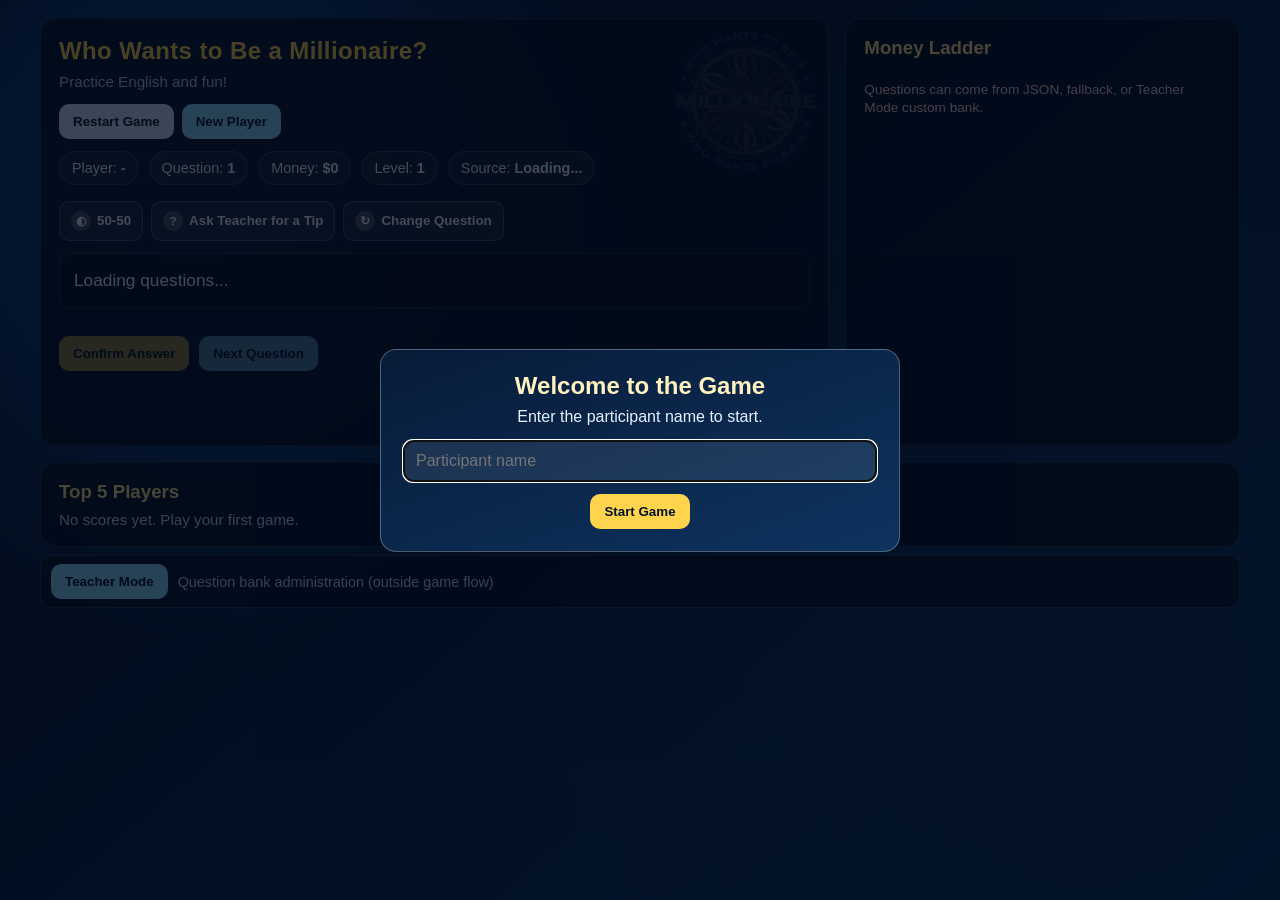
<file: index.html>
<!DOCTYPE html>
<html lang="en">
<head>
  <meta charset="UTF-8">
  <meta name="viewport" content="width=device-width, initial-scale=1.0">
  <title>Who Wants to Be a Millionaire? - Past Tense Edition</title>
  <link rel="stylesheet" href="styles.css">
</head>
<body>
  <main class="app">
    <section class="panel game-panel">
      <h1 class="title">Who Wants to Be a Millionaire?</h1>
      <p class="subtitle">Practice English and fun!</p>
      <div class="header-menu">
        <button id="restartBtn" class="restart">Restart Game</button>
        <button id="newPlayerBtn" class="secondary">New Player</button>
      </div>

      <div class="status-row">
        <div class="chip">Player: <strong id="playerName">-</strong></div>
        <div class="chip">Question: <strong id="questionNumber">1</strong></div>
        <div class="chip">Money: <strong id="money">$0</strong></div>
        <div class="chip">Level: <strong id="level">1</strong></div>
        <div class="chip">Source: <strong id="questionSource">Loading...</strong></div>
      </div>

      <div class="lifelines">
        <button id="fiftyBtn" class="lifeline"><span class="ico">◐</span>50-50</button>
        <button id="teacherBtn" class="lifeline"><span class="ico">?</span>Ask Teacher for a Tip</button>
        <button id="changeQuestionBtn" class="lifeline"><span class="ico">↻</span>Change Question</button>
      </div>

      <p id="questionText">Loading questions...</p>
      <div id="optionsContainer" class="options"></div>

      <div class="controls">
        <button id="confirmBtn" class="primary" disabled>Confirm Answer</button>
        <button id="nextBtn" class="secondary" disabled>Next Question</button>
      </div>

      <p id="message"></p>
    </section>

    <aside class="panel">
      <h3 class="ladder-title">Money Ladder</h3>
      <div id="ladder" class="ladder"></div>
      <p class="warning">
        Questions can come from JSON, fallback, or Teacher Mode custom bank.
      </p>
    </aside>

    <section class="panel score-panel">
      <h3 class="ladder-title">Top 5 Players</h3>
      <ol id="scoreboard" class="scoreboard"></ol>
      <p id="scoreEmpty" class="score-empty" hidden>No scores yet. Play your first game.</p>
    </section>
  </main>

  <section class="admin-access">
    <button id="teacherModeBtn" class="secondary" type="button">Teacher Mode</button>
    <span>Question bank administration (outside game flow)</span>
  </section>

  <div id="startModal" class="modal show" role="dialog" aria-modal="true" aria-labelledby="startTitle">
    <div class="start-card">
      <h2 id="startTitle">Welcome to the Game</h2>
      <p>Enter the participant name to start.</p>
      <input id="playerInput" type="text" maxlength="24" placeholder="Participant name">
      <button id="startGameBtn" class="primary" type="button">Start Game</button>
    </div>
  </div>

  <div id="resultModal" class="modal" role="dialog" aria-modal="true" aria-labelledby="resultTitle">
    <div id="resultCard" class="result-card">
      <h2 id="resultTitle" class="result-title"></h2>
      <p id="resultText" class="result-text"></p>
      <button id="closeResultBtn" class="primary" type="button">Continue</button>
    </div>
  </div>

  <script src="app.js"></script>
</body>
</html>
</file>
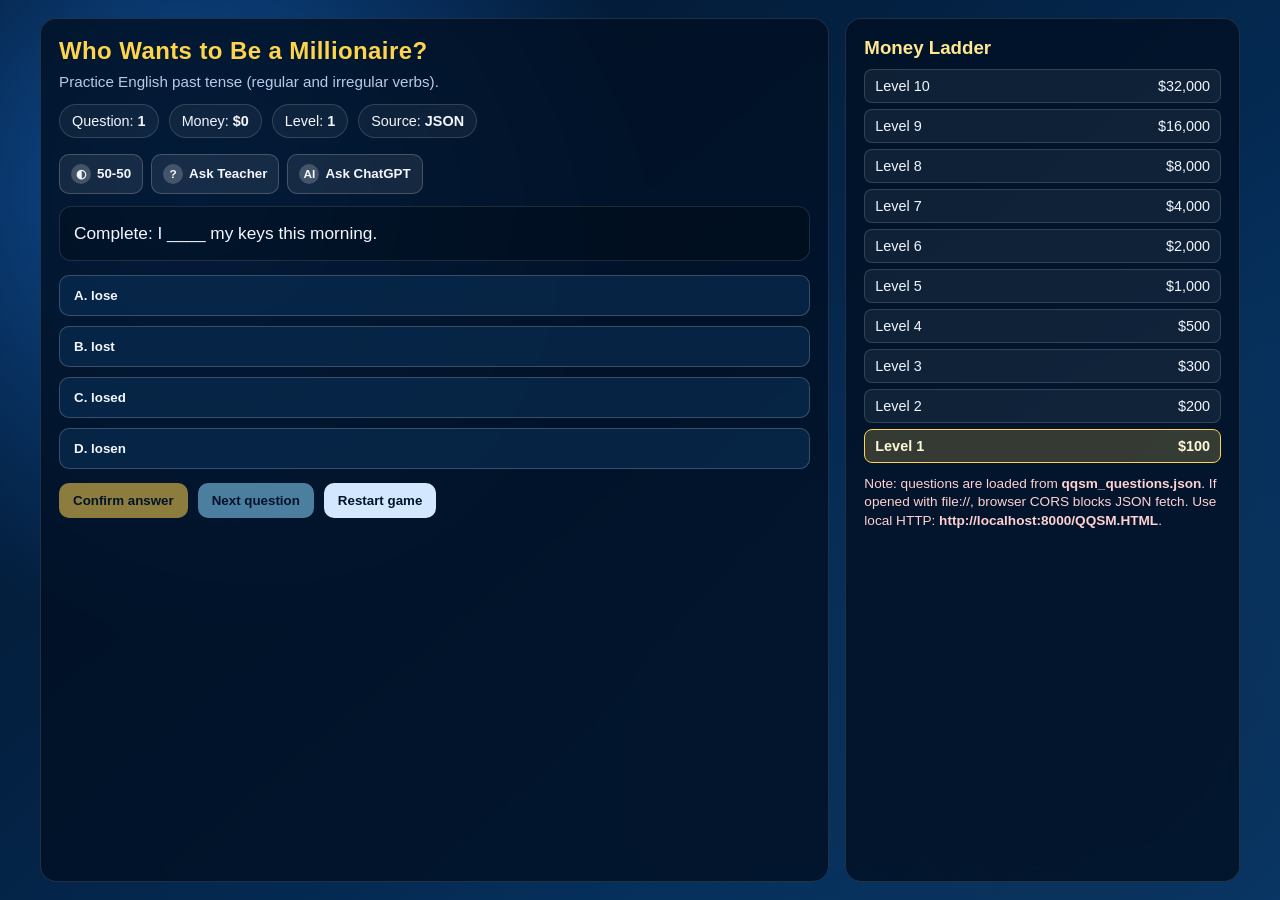
<file: QQSM.HTML>
<!DOCTYPE html>
<html lang="es">
<head>
  <meta charset="UTF-8">
  <meta name="viewport" content="width=device-width, initial-scale=1.0">
  <title>Who Wants to Be a Millionaire? - Past Tense Edition</title>
  <style>
    :root {
      --bg-a: #021024;
      --bg-b: #063c72;
      --panel: rgba(2, 16, 36, 0.82);
      --gold: #ffd44d;
      --accent: #37b7ff;
      --ok: #22c55e;
      --bad: #ef4444;
      --text: #f3f7ff;
      --muted: #b8cae6;
    }

    * { box-sizing: border-box; }

    body {
      margin: 0;
      min-height: 100vh;
      color: var(--text);
      font-family: "Trebuchet MS", "Segoe UI", sans-serif;
      background:
        radial-gradient(circle at 15% 20%, #0e4f99 0%, transparent 35%),
        radial-gradient(circle at 85% 80%, #0b2f56 0%, transparent 40%),
        linear-gradient(140deg, var(--bg-a), var(--bg-b));
      display: flex;
      justify-content: center;
      padding: 18px;
    }

    .app {
      width: min(1200px, 100%);
      display: grid;
      grid-template-columns: 2fr 1fr;
      gap: 16px;
    }

    .panel {
      background: var(--panel);
      border: 1px solid rgba(255, 255, 255, 0.12);
      border-radius: 16px;
      padding: 18px;
      backdrop-filter: blur(5px);
    }

    .title {
      margin: 0 0 8px;
      color: var(--gold);
      letter-spacing: 0.4px;
    }

    .subtitle {
      margin: 0 0 14px;
      color: var(--muted);
      font-size: 0.95rem;
    }

    .status-row {
      display: flex;
      flex-wrap: wrap;
      gap: 10px;
      margin-bottom: 16px;
    }

    .chip {
      padding: 8px 12px;
      border-radius: 999px;
      border: 1px solid rgba(255, 255, 255, 0.15);
      background: rgba(255, 255, 255, 0.05);
      font-size: 0.9rem;
    }

    #questionText {
      background: rgba(0, 0, 0, 0.22);
      border: 1px solid rgba(255, 255, 255, 0.12);
      border-radius: 12px;
      padding: 14px;
      margin: 0 0 14px;
      line-height: 1.45;
      font-size: 1.08rem;
    }

    .options {
      display: grid;
      gap: 10px;
      margin-bottom: 14px;
    }

    .option {
      text-align: left;
      width: 100%;
      padding: 12px 14px;
      border-radius: 10px;
      border: 1px solid rgba(255, 255, 255, 0.2);
      background: rgba(11, 47, 86, 0.6);
      color: var(--text);
      cursor: pointer;
      transition: transform 0.1s ease, border-color 0.2s ease;
    }

    .option:hover:not(:disabled) {
      transform: translateY(-1px);
      border-color: var(--accent);
    }

    .option.selected {
      border-color: var(--gold);
      box-shadow: 0 0 0 1px var(--gold) inset;
    }

    .option.correct {
      background: rgba(34, 197, 94, 0.2);
      border-color: var(--ok);
    }

    .option.wrong {
      background: rgba(239, 68, 68, 0.2);
      border-color: var(--bad);
    }

    .option.eliminated {
      opacity: 0.35;
      text-decoration: line-through;
    }

    .controls {
      display: flex;
      flex-wrap: wrap;
      gap: 10px;
      margin-bottom: 12px;
    }

    button {
      border: none;
      border-radius: 10px;
      padding: 10px 14px;
      cursor: pointer;
      color: #031427;
      font-weight: 700;
    }

    .primary { background: var(--gold); }
    .secondary { background: #8ad7ff; }
    .restart { background: #d3e7ff; }
    button:disabled { cursor: not-allowed; opacity: 0.55; }

    .lifelines {
      display: flex;
      flex-wrap: wrap;
      gap: 8px;
      margin-bottom: 12px;
    }

    .lifeline {
      background: rgba(255, 255, 255, 0.08);
      color: var(--text);
      border: 1px solid rgba(255, 255, 255, 0.2);
      border-radius: 10px;
      padding: 9px 11px;
      font-weight: 600;
    }

    .lifeline.used {
      text-decoration: line-through;
      opacity: 0.55;
    }

    .ico {
      display: inline-flex;
      width: 20px;
      height: 20px;
      margin-right: 6px;
      border-radius: 999px;
      align-items: center;
      justify-content: center;
      font-size: 0.74rem;
      font-weight: 800;
      background: rgba(255, 255, 255, 0.2);
    }

    #message {
      min-height: 44px;
      margin: 0;
      color: #eaf2ff;
      font-size: 0.95rem;
    }

    .ladder-title {
      margin: 0 0 8px;
      color: #ffe792;
    }

    .ladder {
      display: flex;
      flex-direction: column-reverse;
      gap: 6px;
      margin-top: 10px;
    }

    .ladder-item {
      padding: 8px 10px;
      border-radius: 8px;
      background: rgba(255, 255, 255, 0.06);
      border: 1px solid rgba(255, 255, 255, 0.15);
      display: flex;
      justify-content: space-between;
      font-size: 0.9rem;
    }

    .ladder-item.current {
      background: rgba(255, 212, 77, 0.2);
      border-color: var(--gold);
      color: #fff8dc;
      font-weight: 700;
    }

    .warning {
      color: #ffd1d1;
      font-size: 0.85rem;
      margin-top: 12px;
      line-height: 1.35;
    }

    @media (max-width: 900px) {
      .app { grid-template-columns: 1fr; }
    }
  </style>
</head>
<body>
  <main class="app">
    <section class="panel">
      <h1 class="title">Who Wants to Be a Millionaire?</h1>
      <p class="subtitle">Practice English past tense (regular and irregular verbs).</p>

      <div class="status-row">
        <div class="chip">Question: <strong id="questionNumber">1</strong></div>
        <div class="chip">Money: <strong id="money">$0</strong></div>
        <div class="chip">Level: <strong id="level">1</strong></div>
        <div class="chip">Source: <strong id="questionSource">Loading...</strong></div>
      </div>

      <div class="lifelines">
        <button id="fiftyBtn" class="lifeline"><span class="ico">◐</span>50-50</button>
        <button id="teacherBtn" class="lifeline"><span class="ico">?</span>Ask Teacher</button>
        <button id="chatgptBtn" class="lifeline"><span class="ico">AI</span>Ask ChatGPT</button>
      </div>

      <p id="questionText">Loading questions...</p>
      <div id="optionsContainer" class="options"></div>

      <div class="controls">
        <button id="confirmBtn" class="primary" disabled>Confirm answer</button>
        <button id="nextBtn" class="secondary" disabled>Next question</button>
        <button id="restartBtn" class="restart">Restart game</button>
      </div>

      <p id="message"></p>
    </section>

    <aside class="panel">
      <h3 class="ladder-title">Money Ladder</h3>
      <div id="ladder" class="ladder"></div>
      <p class="warning">
        Note: questions are loaded from <strong>qqsm_questions.json</strong>.
        If opened with file://, browser CORS blocks JSON fetch. Use local HTTP:
        <strong>http://localhost:8000/QQSM.HTML</strong>.
      </p>
    </aside>
  </main>

  <script>
    const prizeLevels = [100, 200, 300, 500, 1000, 2000, 4000, 8000, 16000, 32000];

    const fallbackQuestions = [
      {
        "question": "Choose the correct past tense sentence:",
        "options": ["Yesterday I goed to school.", "Yesterday I went to school.", "Yesterday I go to school.", "Yesterday I gone to school."],
        "answerIndex": 1
      },
      {
        "question": "What is the past tense of \"play\"?",
        "options": ["playd", "played", "plaid", "plays"],
        "answerIndex": 1
      },
      {
        "question": "Complete: She ____ a cake last night.",
        "options": ["baked", "bake", "bakes", "boken"],
        "answerIndex": 0
      },
      {
        "question": "What is the past tense of \"see\"?",
        "options": ["seed", "saw", "seen", "see"],
        "answerIndex": 1
      },
      {
        "question": "Choose the correct sentence:",
        "options": ["He writed a letter.", "He wrote a letter.", "He written a letter.", "He write a letter."],
        "answerIndex": 1
      },
      {
        "question": "What is the past tense of \"study\"?",
        "options": ["studied", "studyed", "studys", "stude"],
        "answerIndex": 0
      },
      {
        "question": "Complete: They ____ football after school.",
        "options": ["play", "played", "plaid", "playing"],
        "answerIndex": 1
      },
      {
        "question": "What is the past tense of \"eat\"?",
        "options": ["ate", "eated", "eaten", "eat"],
        "answerIndex": 0
      },
      {
        "question": "Choose the correct question in past tense:",
        "options": ["Did you watched the movie?", "Did you watch the movie?", "Did you watching the movie?", "Do you watched the movie?"],
        "answerIndex": 1
      },
      {
        "question": "Complete: We ____ very happy yesterday.",
        "options": ["was", "were", "are", "be"],
        "answerIndex": 1
      },
      {
        "question": "What is the past tense of \"take\"?",
        "options": ["tooked", "taken", "took", "take"],
        "answerIndex": 2
      },
      {
        "question": "Choose the correct sentence:",
        "options": ["I didn't went to class.", "I didn't go to class.", "I not went to class.", "I didn't gone to class."],
        "answerIndex": 1
      }
    ];

    const QUESTIONS_PER_RUN = 10;
    let questionBank = [];
    let questions = [];
    let currentIndex = 0;
    let selectedIndex = null;
    let currentMoney = 0;
    let gameEnded = false;
    let eliminatedSet = new Set();
    let currentSource = "Fallback";

    const lifelinesUsed = {
      fifty: false,
      teacher: false,
      chatgpt: false
    };

    const questionNumberEl = document.getElementById("questionNumber");
    const moneyEl = document.getElementById("money");
    const levelEl = document.getElementById("level");
    const questionTextEl = document.getElementById("questionText");
    const questionSourceEl = document.getElementById("questionSource");
    const optionsContainerEl = document.getElementById("optionsContainer");
    const messageEl = document.getElementById("message");
    const ladderEl = document.getElementById("ladder");
    const confirmBtn = document.getElementById("confirmBtn");
    const nextBtn = document.getElementById("nextBtn");
    const restartBtn = document.getElementById("restartBtn");
    const fiftyBtn = document.getElementById("fiftyBtn");
    const teacherBtn = document.getElementById("teacherBtn");
    const chatgptBtn = document.getElementById("chatgptBtn");

    function formatMoney(value) {
      return "$" + value.toLocaleString("en-US");
    }

    function setQuestionSourceLabel(source) {
      currentSource = source;
      questionSourceEl.textContent = source;
    }

    function updateStatus() {
      questionNumberEl.textContent = Math.min(currentIndex + 1, questions.length);
      moneyEl.textContent = formatMoney(currentMoney);
      levelEl.textContent = String(Math.min(currentIndex + 1, prizeLevels.length));
      renderLadder();
    }

    function renderLadder() {
      ladderEl.innerHTML = "";
      for (let i = 0; i < prizeLevels.length; i++) {
        const item = document.createElement("div");
        item.className = "ladder-item" + (i === currentIndex ? " current" : "");
        item.innerHTML = `<span>Level ${i + 1}</span><span>${formatMoney(prizeLevels[i])}</span>`;
        ladderEl.appendChild(item);
      }
    }

    function resetRoundState() {
      selectedIndex = null;
      eliminatedSet = new Set();
      confirmBtn.disabled = true;
      nextBtn.disabled = true;
      messageEl.textContent = "";
    }

    function renderQuestion() {
      if (!questions.length) {
        questionTextEl.textContent = "No questions available.";
        optionsContainerEl.innerHTML = "";
        confirmBtn.disabled = true;
        nextBtn.disabled = true;
        return;
      }
      const q = questions[currentIndex];
      resetRoundState();
      questionTextEl.textContent = q.question;
      optionsContainerEl.innerHTML = "";

      q.options.forEach((opt, index) => {
        const btn = document.createElement("button");
        btn.className = "option";
        btn.textContent = `${String.fromCharCode(65 + index)}. ${opt}`;
        btn.type = "button";
        btn.addEventListener("click", () => selectOption(index));
        optionsContainerEl.appendChild(btn);
      });
      updateStatus();
    }

    function selectOption(index) {
      if (gameEnded || eliminatedSet.has(index)) return;
      selectedIndex = index;
      confirmBtn.disabled = false;
      const optionButtons = optionsContainerEl.querySelectorAll(".option");
      optionButtons.forEach((btn, i) => {
        btn.classList.toggle("selected", i === index);
      });
    }

    function confirmAnswer() {
      if (selectedIndex === null || gameEnded) return;

      const q = questions[currentIndex];
      const optionButtons = optionsContainerEl.querySelectorAll(".option");
      optionButtons.forEach(btn => btn.disabled = true);

      const correct = selectedIndex === q.answerIndex;
      optionButtons[q.answerIndex].classList.add("correct");

      if (correct) {
        currentMoney = prizeLevels[currentIndex] || currentMoney;
        messageEl.textContent = "Correct answer. You can continue to the next question.";
        if (currentIndex === questions.length - 1 || currentIndex === prizeLevels.length - 1) {
          messageEl.textContent = `Great job! You finished with ${formatMoney(currentMoney)}.`;
          gameEnded = true;
        } else {
          nextBtn.disabled = false;
        }
      } else {
        optionButtons[selectedIndex].classList.add("wrong");
        messageEl.textContent = `Incorrect. Game over. You finished with ${formatMoney(currentMoney)}.`;
        gameEnded = true;
      }

      confirmBtn.disabled = true;
      updateStatus();
    }

    function nextQuestion() {
      if (gameEnded) return;
      currentIndex += 1;
      renderQuestion();
    }

    function restartGame() {
      currentIndex = 0;
      selectedIndex = null;
      currentMoney = 0;
      gameEnded = false;
      lifelinesUsed.fifty = false;
      lifelinesUsed.teacher = false;
      lifelinesUsed.chatgpt = false;
      [fiftyBtn, teacherBtn, chatgptBtn].forEach(btn => btn.classList.remove("used"));
      fiftyBtn.disabled = false;
      teacherBtn.disabled = false;
      chatgptBtn.disabled = false;
      const source = questionBank.length ? questionBank : fallbackQuestions;
      questions = getRandomQuestions(source, Math.min(QUESTIONS_PER_RUN, source.length, prizeLevels.length));
      renderQuestion();
    }

    function useFiftyFifty() {
      if (lifelinesUsed.fifty || gameEnded) return;
      const q = questions[currentIndex];
      const wrongIndexes = q.options
        .map((_, i) => i)
        .filter(i => i !== q.answerIndex);

      for (let i = wrongIndexes.length - 1; i > 0; i--) {
        const j = Math.floor(Math.random() * (i + 1));
        [wrongIndexes[i], wrongIndexes[j]] = [wrongIndexes[j], wrongIndexes[i]];
      }

      const toEliminate = wrongIndexes.slice(0, 2);
      const optionButtons = optionsContainerEl.querySelectorAll(".option");
      toEliminate.forEach(i => {
        eliminatedSet.add(i);
        optionButtons[i].disabled = true;
        optionButtons[i].classList.add("eliminated");
        optionButtons[i].classList.remove("selected");
        if (selectedIndex === i) selectedIndex = null;
      });

      if (selectedIndex === null) confirmBtn.disabled = true;
      lifelinesUsed.fifty = true;
      fiftyBtn.classList.add("used");
      fiftyBtn.disabled = true;
      messageEl.textContent = "50-50 used: two incorrect options were removed.";
    }

    function markTeacherHint() {
      if (gameEnded) return;
      lifelinesUsed.teacher = !lifelinesUsed.teacher;
      teacherBtn.classList.toggle("used", lifelinesUsed.teacher);
      messageEl.textContent = lifelinesUsed.teacher
        ? "Teacher hint marked as used."
        : "Teacher hint mark removed.";
    }

    function markChatGPT() {
      if (gameEnded) return;
      lifelinesUsed.chatgpt = !lifelinesUsed.chatgpt;
      chatgptBtn.classList.toggle("used", lifelinesUsed.chatgpt);
      messageEl.textContent = lifelinesUsed.chatgpt
        ? "Ask ChatGPT marked as used."
        : "Ask ChatGPT mark removed.";
    }

    function getRandomQuestions(source, count) {
      const clone = [...source];
      for (let i = clone.length - 1; i > 0; i--) {
        const j = Math.floor(Math.random() * (i + 1));
        [clone[i], clone[j]] = [clone[j], clone[i]];
      }
      return clone.slice(0, Math.min(count, clone.length));
    }

    async function loadQuestions() {
      if (window.location.protocol === "file:") {
        questionBank = fallbackQuestions;
        setQuestionSourceLabel("Fallback");
        messageEl.textContent = "JSON blocked by browser CORS in file:// mode. Run a local server and open http://localhost:8000/QQSM.HTML";
        questions = getRandomQuestions(
          questionBank,
          Math.min(QUESTIONS_PER_RUN, questionBank.length, prizeLevels.length)
        );
        renderQuestion();
        return;
      }

      try {
        const response = await fetch("qqsm_questions.json");
        if (!response.ok) throw new Error("Could not load JSON");
        const data = await response.json();
        if (!Array.isArray(data) || data.length < 1) throw new Error("Invalid question format");
        questionBank = data;
        setQuestionSourceLabel("JSON");
      } catch (err) {
        questionBank = fallbackQuestions;
        setQuestionSourceLabel("Fallback");
        messageEl.textContent = "Could not load external JSON. Fallback questions were loaded.";
      }

      questions = getRandomQuestions(
        questionBank,
        Math.min(QUESTIONS_PER_RUN, questionBank.length, prizeLevels.length)
      );
      renderQuestion();
    }

    confirmBtn.addEventListener("click", confirmAnswer);
    nextBtn.addEventListener("click", nextQuestion);
    restartBtn.addEventListener("click", restartGame);
    fiftyBtn.addEventListener("click", useFiftyFifty);
    teacherBtn.addEventListener("click", markTeacherHint);
    chatgptBtn.addEventListener("click", markChatGPT);

    loadQuestions();
  </script>
</body>
</html>
</file>
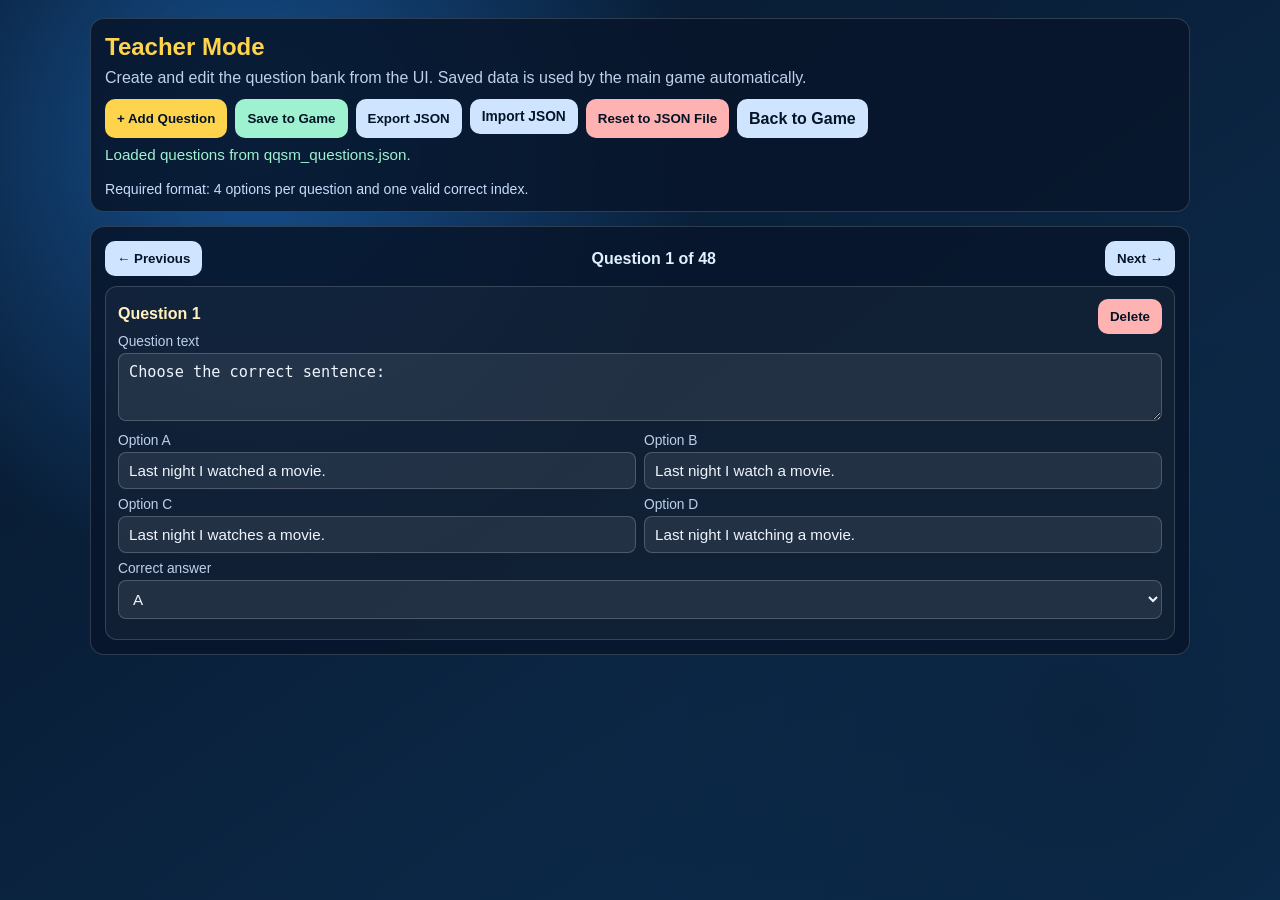
<file: teacher_mode.html>
<!DOCTYPE html>
<html lang="en">
<head>
  <meta charset="UTF-8">
  <meta name="viewport" content="width=device-width, initial-scale=1.0">
  <title>Teacher Mode - Question Bank Editor</title>
  <link rel="stylesheet" href="teacher_mode.css">
</head>
<body>
  <main class="wrap">
    <section class="panel">
      <h1>Teacher Mode</h1>
      <p class="subtitle">Create and edit the question bank from the UI. Saved data is used by the main game automatically.</p>
      <div class="toolbar">
        <button id="addQuestionBtn" class="primary">+ Add Question</button>
        <button id="saveBtn" class="success">Save to Game</button>
        <button id="exportBtn" class="neutral">Export JSON</button>
        <label class="btn-file neutral">
          Import JSON
          <input id="importInput" type="file" accept=".json,application/json">
        </label>
        <button id="resetBtn" class="danger">Reset to JSON File</button>
        <a class="btn-link neutral" href="index.html">Back to Game</a>
      </div>
      <p id="status"></p>
      <p class="hint">Required format: 4 options per question and one valid correct index.</p>
    </section>

    <section class="panel">
      <div class="question-nav">
        <button id="prevQuestionBtn" class="neutral" type="button">← Previous</button>
        <div id="questionPosition" class="question-position">Question 1 of 1</div>
        <button id="nextQuestionBtn" class="neutral" type="button">Next →</button>
      </div>
      <div id="questionsContainer"></div>
    </section>
  </main>

  <script src="teacher_mode.js"></script>
</body>
</html>
</file>
<file: styles.css>
:root {
      --bg-a: #021024;
      --bg-b: #063c72;
      --panel: rgba(2, 16, 36, 0.82);
      --gold: #ffd44d;
      --accent: #37b7ff;
      --ok: #22c55e;
      --bad: #ef4444;
      --text: #f3f7ff;
      --muted: #b8cae6;
    }

    * { box-sizing: border-box; }

    body {
      margin: 0;
      min-height: 100vh;
      color: var(--text);
      font-family: "Trebuchet MS", "Segoe UI", sans-serif;
      background:
        radial-gradient(circle at 15% 20%, #0e4f99 0%, transparent 35%),
        radial-gradient(circle at 85% 80%, #0b2f56 0%, transparent 40%),
        linear-gradient(140deg, var(--bg-a), var(--bg-b));
      padding: 18px;
    }

    .app {
      width: min(1200px, 100%);
      display: grid;
      grid-template-columns: 2fr 1fr;
      gap: 16px;
      margin: 0 auto;
    }

    .panel {
      background: var(--panel);
      border: 1px solid rgba(255, 255, 255, 0.12);
      border-radius: 16px;
      padding: 18px;
      backdrop-filter: blur(5px);
      position: relative;
      overflow: hidden;
    }

    .game-panel::after {
      content: "";
      position: absolute;
      right: 10px;
      top: 10px;
      width: 145px;
      height: 145px;
      background-image: url("logo_grande.png");
      background-size: contain;
      background-repeat: no-repeat;
      opacity: 0.12;
      pointer-events: none;
    }

    .title {
      margin: 0 0 8px;
      color: var(--gold);
      letter-spacing: 0.4px;
    }

    .subtitle {
      margin: 0 0 14px;
      color: var(--muted);
      font-size: 0.95rem;
    }

    .header-menu {
      display: flex;
      flex-wrap: wrap;
      gap: 8px;
      margin-bottom: 12px;
    }

    .status-row {
      display: flex;
      flex-wrap: wrap;
      gap: 10px;
      margin-bottom: 16px;
    }

    .chip {
      padding: 8px 12px;
      border-radius: 999px;
      border: 1px solid rgba(255, 255, 255, 0.15);
      background: rgba(255, 255, 255, 0.05);
      font-size: 0.9rem;
    }

    #questionText {
      background: rgba(0, 0, 0, 0.22);
      border: 1px solid rgba(255, 255, 255, 0.12);
      border-radius: 12px;
      padding: 14px;
      margin: 0 0 14px;
      line-height: 1.45;
      font-size: 1.08rem;
    }

    .options {
      display: grid;
      grid-template-columns: 1fr 1fr;
      gap: 10px;
      margin-bottom: 14px;
    }

    .option {
      text-align: left;
      width: 100%;
      padding: 12px 14px;
      border-radius: 10px;
      border: 1px solid rgba(255, 255, 255, 0.2);
      background: rgba(11, 47, 86, 0.6);
      color: var(--text);
      cursor: pointer;
      transition: transform 0.1s ease, border-color 0.2s ease;
    }

    .option:hover:not(:disabled) {
      transform: translateY(-1px);
      border-color: var(--accent);
    }

    .option.selected {
      border-color: var(--gold);
      box-shadow: 0 0 0 1px var(--gold) inset;
      background: rgba(255, 212, 77, 0.42);
      color: var(--text);
      font-weight: 700;
    }

    .option.correct {
      background: rgba(34, 197, 94, 0.2);
      border-color: var(--ok);
      color: var(--text);
    }

    .option.wrong {
      background: rgba(239, 68, 68, 0.2);
      border-color: var(--bad);
      color: var(--text);
    }

    .option.eliminated {
      opacity: 0.35;
      text-decoration: line-through;
    }

    .controls {
      display: flex;
      flex-wrap: wrap;
      gap: 10px;
      margin-bottom: 12px;
    }

    button {
      border: none;
      border-radius: 10px;
      padding: 10px 14px;
      cursor: pointer;
      color: #031427;
      font-weight: 700;
    }

    .primary { background: var(--gold); }
    .secondary { background: #8ad7ff; }
    .restart { background: #d3e7ff; }
    button:disabled { cursor: not-allowed; opacity: 0.55; }

    .lifelines {
      display: flex;
      flex-wrap: wrap;
      gap: 8px;
      margin-bottom: 12px;
    }

    .lifeline {
      background: rgba(255, 255, 255, 0.08);
      color: var(--text);
      border: 1px solid rgba(255, 255, 255, 0.2);
      border-radius: 10px;
      padding: 9px 11px;
      font-weight: 600;
    }

    .lifeline.used {
      text-decoration: line-through;
      opacity: 0.55;
    }

    .ico {
      display: inline-flex;
      width: 20px;
      height: 20px;
      margin-right: 6px;
      border-radius: 999px;
      align-items: center;
      justify-content: center;
      font-size: 0.74rem;
      font-weight: 800;
      background: rgba(255, 255, 255, 0.2);
    }

    #message {
      min-height: 44px;
      margin: 0;
      color: #eaf2ff;
      font-size: 0.95rem;
    }

    .ladder-title {
      margin: 0 0 8px;
      color: #ffe792;
    }

    .ladder {
      display: flex;
      flex-direction: column-reverse;
      gap: 6px;
      margin-top: 10px;
    }

    .ladder-item {
      padding: 8px 10px;
      border-radius: 8px;
      background: rgba(255, 255, 255, 0.06);
      border: 1px solid rgba(255, 255, 255, 0.15);
      display: flex;
      justify-content: space-between;
      font-size: 0.9rem;
    }

    .ladder-item.current {
      background: rgba(255, 212, 77, 0.2);
      border-color: var(--gold);
      color: #fff8dc;
      font-weight: 700;
    }

    .ladder-item.safe {
      border-color: rgba(34, 197, 94, 0.7);
      box-shadow: 0 0 0 1px rgba(34, 197, 94, 0.25) inset;
    }

    .warning {
      color: #ffd1d1;
      font-size: 0.85rem;
      margin-top: 12px;
      line-height: 1.35;
    }

    .score-panel {
      grid-column: 1 / -1;
    }

    .scoreboard {
      margin: 8px 0 0;
      padding-left: 22px;
    }

    .scoreboard li {
      margin-bottom: 6px;
      color: #dff0ff;
    }

.score-empty {
      color: #c5dcfb;
      font-size: 0.95rem;
      margin: 8px 0 0;
    }

    .admin-access {
      width: min(1200px, 100%);
      margin: 8px auto 0;
      display: flex;
      align-items: center;
      gap: 10px;
      padding: 8px 10px;
      border-radius: 12px;
      background: rgba(2, 16, 36, 0.72);
      border: 1px solid rgba(255, 255, 255, 0.14);
      color: #c4d8f3;
      font-size: 0.9rem;
    }

    .modal {
      position: fixed;
      inset: 0;
      display: none;
      align-items: center;
      justify-content: center;
      background: rgba(2, 8, 20, 0.72);
      z-index: 999;
      padding: 16px;
    }

    .modal.show {
      display: flex;
    }

    .result-card {
      width: min(520px, 100%);
      background: linear-gradient(160deg, #082142, #0d3a6d);
      border: 1px solid rgba(255, 255, 255, 0.2);
      border-radius: 16px;
      padding: 22px;
      text-align: center;
      animation: popupIn 260ms ease-out;
    }

    .result-card.win {
      border-color: rgba(255, 212, 77, 0.7);
      box-shadow: 0 0 0 2px rgba(255, 212, 77, 0.2) inset;
    }

    .result-card.motivation {
      border-color: rgba(55, 183, 255, 0.7);
      box-shadow: 0 0 0 2px rgba(55, 183, 255, 0.2) inset;
    }

    .result-title {
      margin: 0 0 8px;
      color: #fff2bf;
    }

    .result-text {
      margin: 0 0 16px;
      color: #e8f3ff;
      line-height: 1.4;
    }

    .start-card {
      width: min(520px, 100%);
      background: linear-gradient(160deg, #081b38, #0d335f);
      border: 1px solid rgba(255, 255, 255, 0.28);
      border-radius: 16px;
      padding: 22px;
      text-align: center;
      animation: popupIn 260ms ease-out;
    }

    .start-card h2 {
      margin: 0 0 8px;
      color: #fff2bf;
    }

    .start-card p {
      margin: 0 0 14px;
      color: #e6f2ff;
    }

    .start-card input {
      width: 100%;
      border: 1px solid rgba(255, 255, 255, 0.25);
      background: rgba(255, 255, 255, 0.08);
      color: var(--text);
      border-radius: 10px;
      padding: 11px 12px;
      margin-bottom: 12px;
      font-size: 1rem;
    }

    @keyframes popupIn {
      from { transform: translateY(8px) scale(0.97); opacity: 0; }
      to { transform: translateY(0) scale(1); opacity: 1; }
    }

    @media (max-width: 900px) {
      .app { grid-template-columns: 1fr; }
      .score-panel { grid-column: auto; }
      .options { grid-template-columns: 1fr; }
      .admin-access {
        flex-direction: column;
        align-items: flex-start;
      }
    }
</file>
<file: teacher_mode.css>
:root {
      --bg-a: #07162a;
      --bg-b: #0d2f52;
      --panel: rgba(7, 22, 42, 0.86);
      --text: #eef5ff;
      --muted: #bdd1ec;
      --gold: #ffd44d;
      --accent: #60c2ff;
      --danger: #ff7b7b;
      --ok: #34d399;
    }

    * { box-sizing: border-box; }

    body {
      margin: 0;
      min-height: 100vh;
      color: var(--text);
      font-family: "Trebuchet MS", "Segoe UI", sans-serif;
      background:
        radial-gradient(circle at 20% 15%, #165191 0%, transparent 35%),
        radial-gradient(circle at 85% 80%, #0a2440 0%, transparent 40%),
        linear-gradient(145deg, var(--bg-a), var(--bg-b));
      padding: 18px;
    }

    .wrap {
      width: min(1100px, 100%);
      margin: 0 auto;
      display: grid;
      gap: 14px;
    }

    .panel {
      background: var(--panel);
      border: 1px solid rgba(255, 255, 255, 0.16);
      border-radius: 14px;
      padding: 14px;
    }

    h1 {
      margin: 0 0 8px;
      color: var(--gold);
    }

    .subtitle {
      margin: 0;
      color: var(--muted);
    }

    .toolbar {
      display: flex;
      flex-wrap: wrap;
      gap: 8px;
      margin-top: 12px;
    }

    button, .btn-file, .btn-link {
      border: none;
      border-radius: 10px;
      padding: 10px 12px;
      cursor: pointer;
      font-weight: 700;
      color: #031427;
      background: #a7ddff;
      text-decoration: none;
      display: inline-flex;
      align-items: center;
      justify-content: center;
      gap: 6px;
    }

    .btn-link {
      line-height: 1;
    }

    .primary { background: var(--gold); }
    .danger { background: #ffb2b2; }
    .success { background: #9ef2cf; }
    .neutral { background: #cfe4ff; }
    .btn-file input { display: none; }

    #status {
      margin-top: 8px;
      min-height: 20px;
      color: #dcf2ff;
      font-size: 0.95rem;
    }

    .question-nav {
      display: flex;
      align-items: center;
      justify-content: space-between;
      gap: 10px;
      margin-bottom: 8px;
    }

    .question-position {
      color: #e1efff;
      font-weight: 700;
      text-align: center;
      min-width: 170px;
    }

    .question-card {
      border: 1px solid rgba(255, 255, 255, 0.16);
      border-radius: 12px;
      padding: 12px;
      margin-top: 10px;
      background: rgba(255, 255, 255, 0.04);
    }

    .row {
      display: grid;
      gap: 8px;
      margin-bottom: 8px;
    }

    .row.options {
      grid-template-columns: 1fr 1fr;
    }

    label {
      display: block;
      font-size: 0.86rem;
      color: var(--muted);
      margin-bottom: 4px;
    }

    input[type="text"], textarea, select {
      width: 100%;
      border: 1px solid rgba(255, 255, 255, 0.2);
      border-radius: 8px;
      background: rgba(255, 255, 255, 0.08);
      color: var(--text);
      padding: 9px 10px;
      font-size: 0.95rem;
    }

    textarea {
      min-height: 68px;
      resize: vertical;
    }

    .card-head {
      display: flex;
      justify-content: space-between;
      align-items: center;
      gap: 8px;
    }

    .card-title {
      margin: 0 0 6px;
      color: #fff2bf;
      font-size: 1rem;
    }

    .hint {
      color: #c6dcfb;
      font-size: 0.88rem;
      margin: 0;
    }

    @media (max-width: 800px) {
      .row.options { grid-template-columns: 1fr; }
      .question-nav {
        flex-direction: column;
        align-items: stretch;
      }
      .question-position {
        order: -1;
      }
    }
</file>
